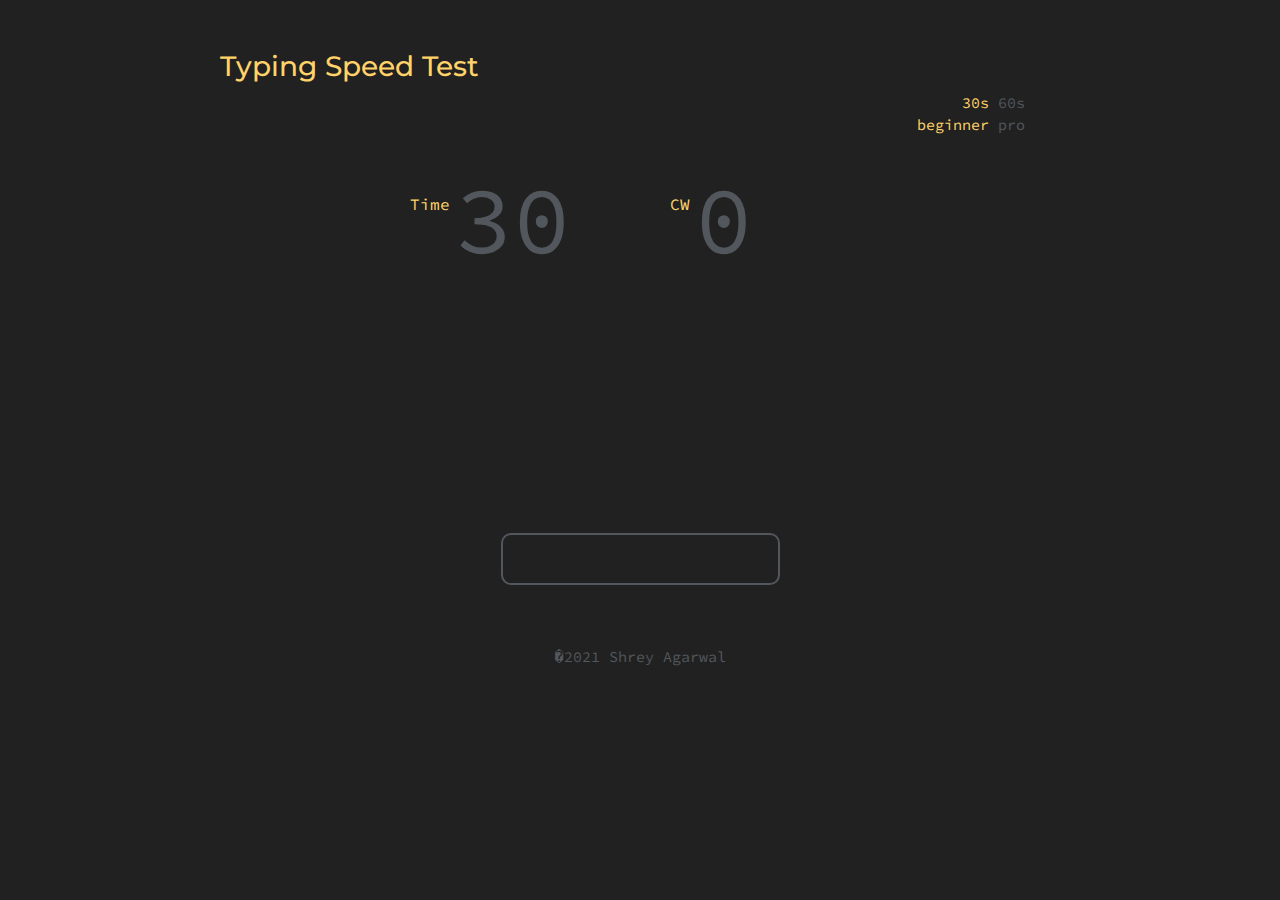
<file: demo.html>
<!DOCTYPE html>
<html lang="en" dir="ltr">
  <head>
    <meta charset="utf-8" />
    <meta
      name="viewport"
      content="width=device-width, initial-scale=1, shrink-to-fit=no"
    />
    <meta
      name="description"
      content="This Speed Typing Test will give you an acuurate speed test and help increase your typing speed"
    />

    <title>Typing Test</title>

    <link rel="icon" href="favicon.ico" />

    <!--Bootstrap 4 -->
    <link
      rel="stylesheet"
      href="https://maxcdn.bootstrapcdn.com/bootstrap/4.0.0/css/bootstrap.min.css"
      integrity="sha384-Gn5384xqQ1aoWXA+058RXPxPg6fy4IWvTNh0E263XmFcJlSAwiGgFAW/dAiS6JXm"
      crossorigin="anonymous"
    />

    <style>
      html {
        background: #212121;
      }

      body {
        font-family: "Source Code Pro", monospace;
        background: #212121;
        color: #52575d;
      }

      a {
        color: #52575d;
      }
      .yellow {
        color: #ffd369;
      }
      .correct {
        color: #29bb89;
      }
      .wrong {
        color: #e84545;
        text-decoration: underline;
      }
      .current {
        color: #eeeeee;
      }
      .center {
        text-align: center;
      }
      .if {
        display: inline-flex;
      }

      .box {
        max-width: 900px;
        padding: 0 30px;
      }

      #heading {
        align-self: left;
        margin-top: 50px;
        font-size: 1.75rem;
        font-family: "Montserrat", sans-serif;
        font-weight: 500;
      }
      .limits-box {
        text-align: right;
        margin: 0 35px 0 0;
        font-size: 15px;
      }

      .stats {
        margin: 10px auto 20px auto;
      }

      .details {
        font-size: 6rem;
      }
      .stat-block {
        padding: 0 30px;
        min-width: 250px;
      }

      @media (max-width: 600px) {
        .details {
          font-size: 5rem;
        }
        .stat-block {
          min-width: 0;
        }
      }

      .stat-name {
        font-size: 1rem;
        position: relative;
        top: 45px;
        right: 5px;
      }

      .text-display {
        margin: 0 0 22px 0;
        font-size: 21px;
        text-align: left;
        min-height: 200px;
      }

      input:focus,
      textarea:focus,
      select:focus,
      a:focus {
        outline: 0;
      }
      a:focus,
      a:hover {
        color: #ffd369;
        text-decoration: none;
      }

      footer {
        padding: 20px;
        font-size: 15px;
      }

      .restart-button {
        padding: 10px;
      }

      textarea {
        background: #212121;
        border: solid, #52575d;
        border-width: 2px;
        border-radius: 10px;
        color: #eeeeee;
        padding: 10px;
        font-size: 1.2rem;
        resize: none;
        text-align: center;
        margin-bottom: 15px;
      }
    </style>

    <!-- Fonts -->
    <link rel="preconnect" href="https://fonts.gstatic.com" />
    <link
      href="https://fonts.googleapis.com/css2?family=Montserrat:wght@400;500;700&family=Source+Code+Pro:wght@300;400;700&display=swap"
      rel="stylesheet"
    />
    <!-- fontawesome -->
    <link
      rel="stylesheet"
      href="https://use.fontawesome.com/releases/v5.15.3/css/all.css"
      integrity="sha384-SZXxX4whJ79/gErwcOYf+zWLeJdY/qpuqC4cAa9rOGUstPomtqpuNWT9wdPEn2fk"
      crossorigin="anonymous"
    />
  </head>
  <body>
    <div class="container-fluid box">
      <div class="top">
        <h1 id="heading" class="yellow">Typing Speed Test</h1>
        <div class="limits-box">
          <div class="limit">
            <a id="thirty" class="yellow" href="#">30s</a>
            <a id="sixty" href="#">60s</a>
          </div>
          <div class="limit">
            <a id="beg" class="yellow" href="#">beginner</a>
            <a id="pro" href="#">pro</a>
          </div>
        </div>
      </div>

      <div class="stats center">
        <div class="stat-block if">
          <div id="timeName" class="stat-name yellow if">Time</div>
          <div id="time" class="details if">30</div>
        </div>

        <div class="stat-block if">
          <div id="cwName" class="stat-name yellow if">CW</div>
          <div id="cw" class="details if">0</div>
        </div>
      </div>

      <div class="text-display" id="textDisplay"></div>

      <div class="input-area center">
        <textarea
          rows="1"
          class="text-input"
          id="textInput"
          autofocus
          autocomplete="off"
          autocorrect="off"
          autocapitalize="off"
          spellcheck="false"
        ></textarea>
      </div>

      <div class="restart-button center">
        <a id="restartBtn" class="current" href="#">
          <i class="fas fa-redo"></i>
        </a>
      </div>

      <footer class="center">
        �2021
        <a
          class="grey"
          href="https://shreyagarwal13.github.io/shrey_personal_website/"
          >Shrey Agarwal</a
        >
      </footer>
    </div>

    <!-- Bootstrap script -->
    <script
      src="https://code.jquery.com/jquery-3.2.1.slim.min.js"
      integrity="sha384-KJ3o2DKtIkvYIK3UENzmM7KCkRr/rE9/Qpg6aAZGJwFDMVNA/GpGFF93hXpG5KkN"
      crossorigin="anonymous"
    ></script>
    <script
      src="https://cdnjs.cloudflare.com/ajax/libs/popper.js/1.12.9/umd/popper.min.js"
      integrity="sha384-ApNbgh9B+Y1QKtv3Rn7W3mgPxhU9K/ScQsAP7hUibX39j7fakFPskvXusvfa0b4Q"
      crossorigin="anonymous"
    ></script>
    <script
      src="https://maxcdn.bootstrapcdn.com/bootstrap/4.0.0/js/bootstrap.min.js"
      integrity="sha384-JZR6Spejh4U02d8jOt6vLEHfe/JQGiRRSQQxSfFWpi1MquVdAyjUar5+76PVCmYl"
      crossorigin="anonymous"
    ></script>

    <!-- My Javascript -->
    <script></script>
  </body>
</html>
</file>
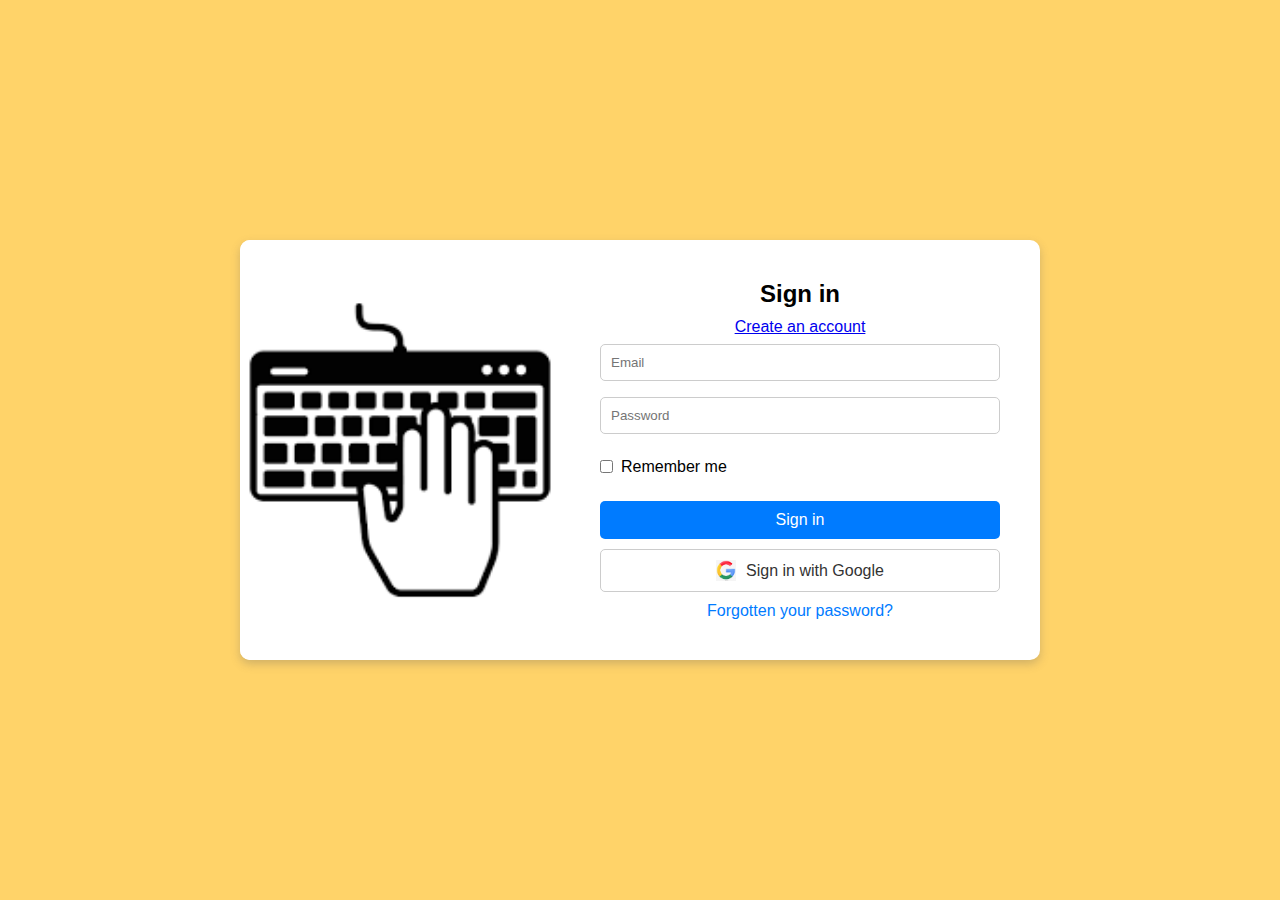
<file: signin.html>
<!DOCTYPE html>
<html lang="en">
  <head>
    <meta charset="UTF-8" />
    <meta name="viewport" content="width=device-width, initial-scale=1.0" />
    <title>Sign In</title>
    <link rel="icon" type="image/png" href="Images/favicon2.png" />
    <link rel="icon" href="favicon.ico" />
    <link rel="stylesheet" href="CSS/Signcss.css" />
  </head>
  <body>
    <div class="container">
      <div class="image-container"></div>
      <!-- Left Image -->

      <div class="right-container">
        <h2>Sign in</h2>
        <p><a href="#">Create an account</a></p>

        <input type="email" id="email" placeholder="Email" required />
        <input type="password" id="password" placeholder="Password" required />

        <div class="checkbox-container">
          <input type="checkbox" id="rememberMe" />
          <label for="rememberMe">Remember me</label>
        </div>

        <button class="btn" onclick="signIn()">Sign in</button>

        <button class="btn google-btn" onclick="redirectToGoogle()">
          <img src="Images/google.webp" alt="Google Logo" />
          Sign in with Google
        </button>

        <a href="#" class="forgot-password">Forgotten your password?</a>
      </div>
    </div>
    <script src="JS/signscript.js"></script>
  </body>
</html>
</file>
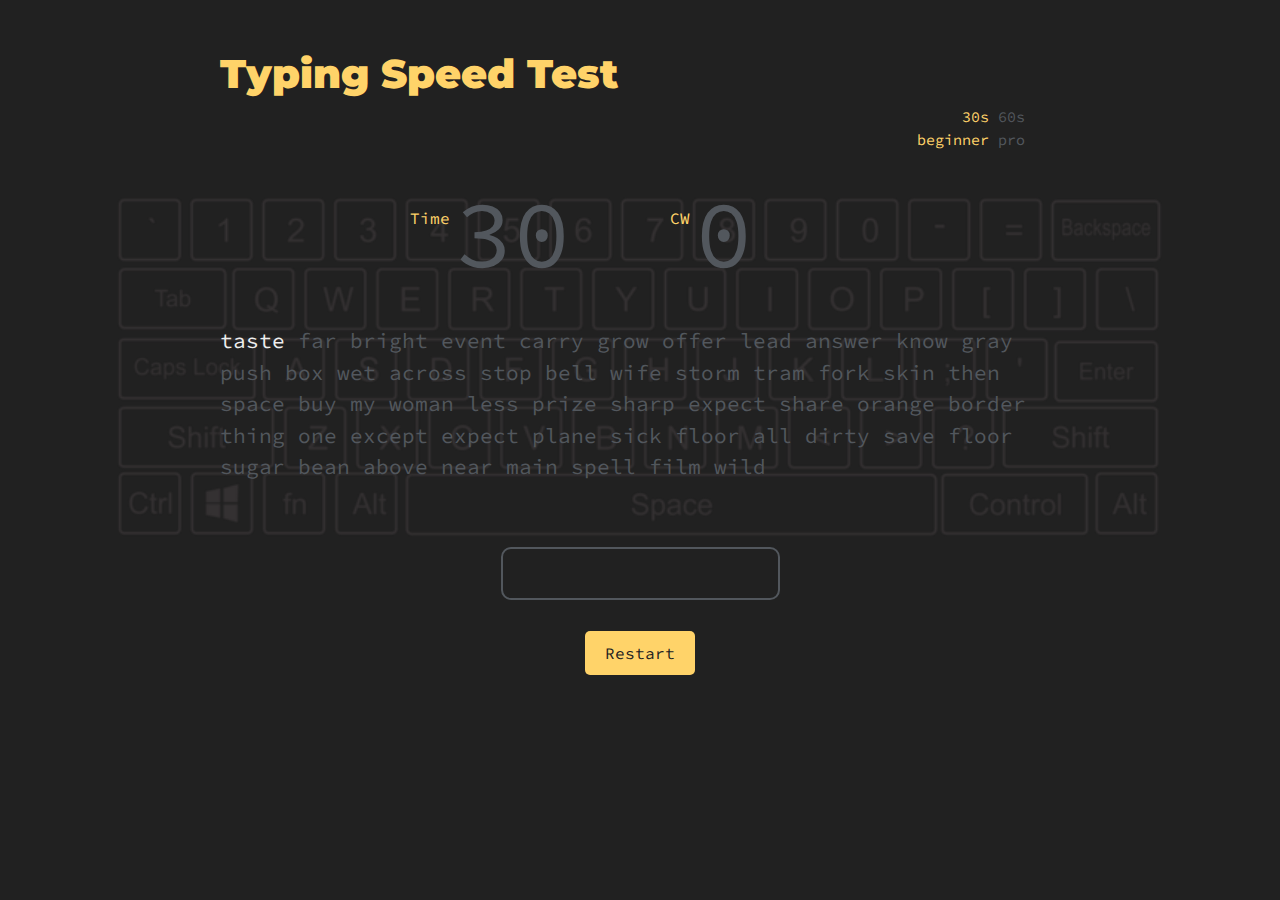
<file: SpeedType.html>
<!DOCTYPE html>
<html lang="en" dir="ltr">
  <head>
    <meta charset="utf-8" />
    <meta
      name="viewport"
      content="width=device-width, initial-scale=1, shrink-to-fit=no"
    />
    <meta
      name="description"
      content="This Speed Typing Test will give you an acuurate speed test and help increase your typing speed"
    />
    <link rel="icon" type="image/png" href="Images/favicon2.png" />
    <title>Live Typing Test</title>

    <link rel="icon" href="favicon.ico" />

    <!--Bootstrap 4 -->
    <link
      rel="stylesheet"
      href="https://maxcdn.bootstrapcdn.com/bootstrap/4.0.0/css/bootstrap.min.css"
      integrity="sha384-Gn5384xqQ1aoWXA+058RXPxPg6fy4IWvTNh0E263XmFcJlSAwiGgFAW/dAiS6JXm"
      crossorigin="anonymous"
    />
    <link rel="stylesheet" href="CSS/STcss.css" />
    <!-- Fonts -->
    <link rel="preconnect" href="https://fonts.gstatic.com" />
    <link
      href="https://fonts.googleapis.com/css2?family=Montserrat:wght@400;500;700&family=Source+Code+Pro:wght@300;400;700&display=swap"
      rel="stylesheet"
    />
    <!-- fontawesome -->
    <link
      rel="stylesheet"
      href="https://use.fontawesome.com/releases/v5.15.3/css/all.css"
      integrity="sha384-SZXxX4whJ79/gErwcOYf+zWLeJdY/qpuqC4cAa9rOGUstPomtqpuNWT9wdPEn2fk"
      crossorigin="anonymous"
    />
  </head>
  <body>
    <div class="container-fluid box">
      <div class="top">
        <h1 id="heading" class="yellow"><b>Typing Speed Test</b></h1>
        <div class="limits-box">
          <div class="limit">
            <a id="thirty" class="yellow" href="#">30s</a>
            <a id="sixty" href="#">60s</a>
          </div>
          <div class="limit">
            <a id="beg" class="yellow" href="#">beginner</a>
            <a id="pro" href="#">pro</a>
          </div>
        </div>
      </div>

      <div class="stats center">
        <div class="stat-block if">
          <div id="timeName" class="stat-name yellow if">Time</div>
          <div id="time" class="details if">30</div>
        </div>

        <div class="stat-block if">
          <div id="cwName" class="stat-name yellow if">CW</div>
          <div id="cw" class="details if">0</div>
        </div>
      </div>

      <div class="text-display" id="textDisplay"></div>

      <div class="input-area center">
        <textarea
          rows="1"
          class="text-input"
          id="textInput"
          autofocus
          autocomplete="off"
          autocorrect="off"
          autocapitalize="off"
          spellcheck="false"
        ></textarea>
      </div>

      <div class="restart-button center">
        <button id="restartBtn" class="current">
          <i class="fas fa-redo"></i> Restart
        </button>
      </div>
    </div>

    <!-- Bootstrap script -->
    <script
      src="https://code.jquery.com/jquery-3.2.1.slim.min.js"
      integrity="sha384-KJ3o2DKtIkvYIK3UENzmM7KCkRr/rE9/Qpg6aAZGJwFDMVNA/GpGFF93hXpG5KkN"
      crossorigin="anonymous"
    ></script>
    <script
      src="https://cdnjs.cloudflare.com/ajax/libs/popper.js/1.12.9/umd/popper.min.js"
      integrity="sha384-ApNbgh9B+Y1QKtv3Rn7W3mgPxhU9K/ScQsAP7hUibX39j7fakFPskvXusvfa0b4Q"
      crossorigin="anonymous"
    ></script>
    <script
      src="https://maxcdn.bootstrapcdn.com/bootstrap/4.0.0/js/bootstrap.min.js"
      integrity="sha384-JZR6Spejh4U02d8jOt6vLEHfe/JQGiRRSQQxSfFWpi1MquVdAyjUar5+76PVCmYl"
      crossorigin="anonymous"
    ></script>

    <!-- My Javascript -->
    <script src="JS/STscript.js"></script>
  </body>
</html>
</file>
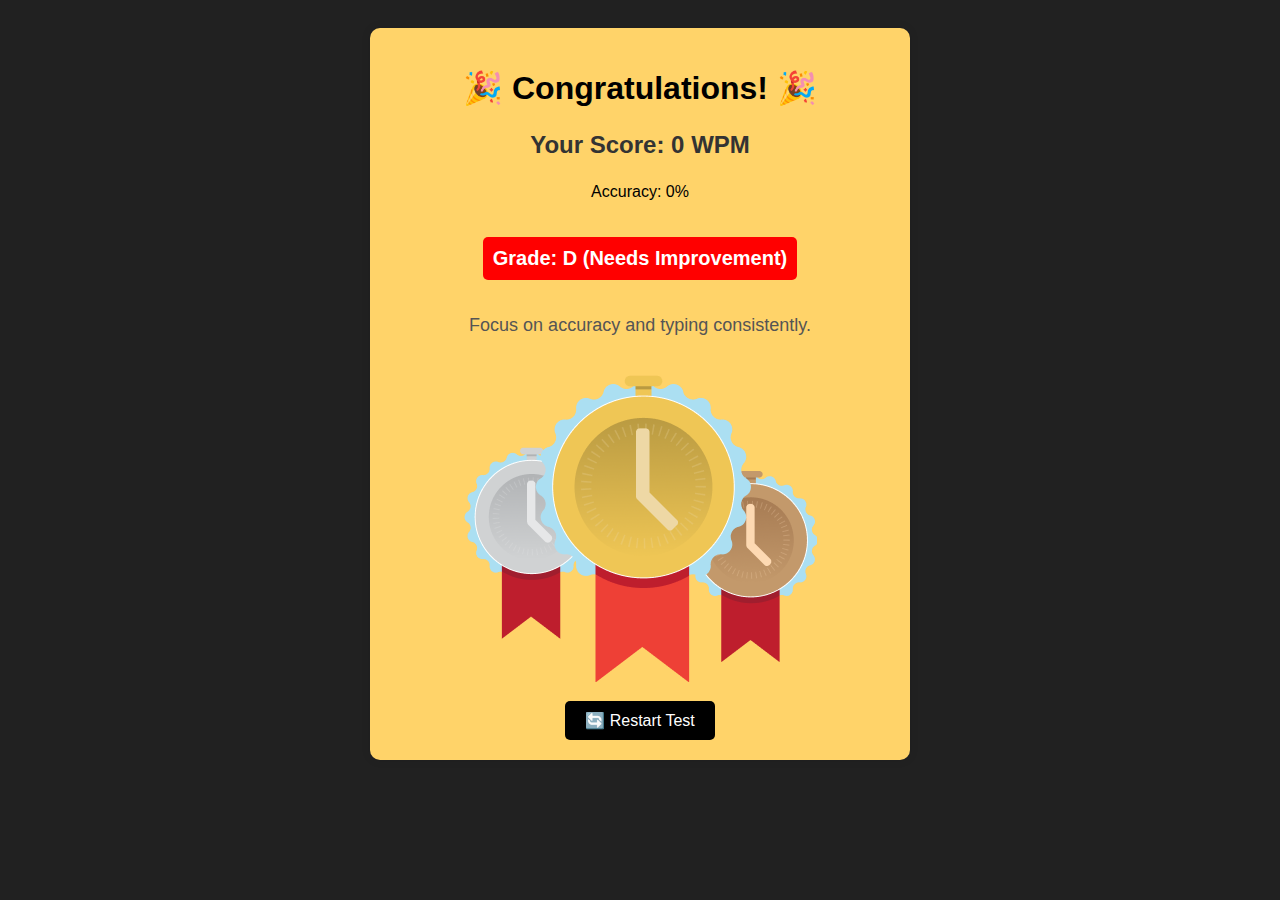
<file: winning.html>
<!DOCTYPE html>
<html lang="en">
  <head>
    <meta charset="UTF-8" />
    <meta name="viewport" content="width=device-width, initial-scale=1.0" />
    <link rel="icon" type="image/png" href="Images/favicon2.png" />
    <title>Live Typing Test</title>

    <link rel="icon" href="favicon.ico" />
    <link rel="stylesheet" href="CSS/Wcss.css" />
    <style></style>
  </head>
  <body>
    <div class="container">
      <h1>🎉 Congratulations! 🎉</h1>
      <p class="score">Your Score: <span id="typingSpeed">0</span> WPM</p>
      <p class="accuracy">Accuracy: <span id="accuracy">0</span>%</p>
      <p class="grade" id="grade">Grade: -</p>
      <p class="suggestions" id="suggestions">
        Keep practicing to improve your typing speed!
      </p>
      <img src="Images/Image Winnig.webp" alt="Winning Image" />
      <button id="restartBtn" onclick="restartTest()">🔄 Restart Test</button>
    </div>
    <script src="JS/Winningscript.js"></script>
  </body>
</html>
</file>
<file: CSS/Signcss.css>
* {
  margin: 0;
  padding: 0;
  box-sizing: border-box;
  font-family: Arial, sans-serif;
}
body {
  display: flex;
  justify-content: center;
  align-items: center;
  height: 100vh;
  background-color: #ffd369;
}
.container {
  display: flex;
  width: 800px;
  background: #fff;
  border-radius: 10px;
  box-shadow: 0px 4px 10px rgba(95, 95, 95, 0.285);
  overflow: hidden;
}
.image-container {
  width: 40%;
  background: url("favicon3.png") no-repeat center;
  background-size: cover;
}
.right-container {
  width: 60%;
  padding: 40px;
  text-align: center;
}
h2 {
  margin-bottom: 10px;
}
input {
  width: 100%;
  padding: 10px;
  margin: 8px 0;
  border: 1px solid #ccc;
  border-radius: 5px;
}
.checkbox-container {
  display: flex;
  align-items: center;
  margin: 10px 0;
}
.checkbox-container input {
  width: auto;
  margin-right: 8px;
}
.btn {
  width: 100%;
  padding: 10px;
  background: #007bff;
  border: none;
  color: white;
  font-size: 16px;
  border-radius: 5px;
  cursor: pointer;
  margin-top: 10px;
}
.btn:hover {
  background: #0056b3;
}
.google-btn {
  background: white;
  color: #333;
  border: 1px solid #ccc;
  display: flex;
  align-items: center;
  justify-content: center;
}
.google-btn img {
  width: 20px;
  margin-right: 10px;
}
.forgot-password {
  display: block;
  margin-top: 10px;
  color: #007bff;
  text-decoration: none;
}
.forgot-password:hover {
  text-decoration: underline;
}
</file>
<file: CSS/STcss.css>
html {
  background: #212121;
}

body {
  font-family: "Source Code Pro", monospace;
  background: #212121;
  color: #52575d;
  background: url("keyboard2.png") no-repeat center center;
  background-size: 89% auto; /* Increase width while maintaining height ratio */
  background-position: center;
  background-repeat: no-repeat;
}

a {
  color: #52575d;
}
.yellow {
  color: #ffd369;
}
.correct {
  color: #29bb89;
}
.wrong {
  color: #e84545;
  text-decoration: underline;
}
.current {
  color: #eeeeee;
}
.center {
  text-align: center;
}
.if {
  display: inline-flex;
}

.box {
  max-width: 900px;
  padding: 0 30px;
}

#heading {
  align-self: left;
  margin-top: 50px;
  font-size: rem;
  font-family: "Montserrat", sans-serif;
  font-weight: 600;
}
.limits-box {
  text-align: right;
  margin: 0 35px 0 0;
  font-size: 15px;
}

.stats {
  margin: 10px auto 20px auto;
}

.details {
  font-size: 6rem;
}
.stat-block {
  padding: 0 30px;
  min-width: 250px;
}

@media (max-width: 600px) {
  .details {
    font-size: 5rem;
  }
  .stat-block {
    min-width: 0;
  }
}

.stat-name {
  font-size: 1rem;
  position: relative;
  top: 45px;
  right: 5px;
}

.text-display {
  margin: 0 0 22px 0;
  font-size: 21px;
  text-align: left;
  min-height: 200px;
}

input:focus,
textarea:focus,
select:focus,
a:focus {
  outline: 0;
}
a:focus,
a:hover {
  color: #ffd369;
  text-decoration: none;
}

footer {
  padding: 20px;
  font-size: 15px;
}

.restart-button {
  padding: 10px;
}

textarea {
  background: #212121;
  border: solid, #52575d;
  border-width: 2px;
  border-radius: 10px;
  color: #eeeeee;
  padding: 10px;
  font-size: 1.2rem;
  resize: none;
  text-align: center;
  margin-bottom: 15px;
}
/* Hero Image Centering */
.hero-image {
  margin-top: 30px;
}

.hero-image img {
  max-width: 100%;
  height: auto;
  border-radius: 10px;
  display: block;
  margin: 0 auto;
}
#restartBtn {
  background-color: #ffd369; /* Yellow */
  color: #212121; /* Dark text for contrast */
  border: none;
  padding: 10px 20px;
  font-size: 16px;
  cursor: pointer;
  border-radius: 5px;
  transition: background-color 0.3s ease;
}

#restartBtn:hover {
  background-color: #ffcc00; /* Slightly darker yellow on hover */
}
</file>
<file: CSS/Wcss.css>
body {
  font-family: Arial, sans-serif;
  text-align: center;
  background-color: #212121;
  padding: 20px;
}
.container {
  max-width: 500px;
  margin: auto;
  background: #ffd369;
  padding: 20px;
  border-radius: 10px;
  box-shadow: 0 0 10px rgba(0, 0, 0, 0.1);
}
.score {
  font-size: 24px;
  font-weight: bold;
  color: #333;
}
.grade {
  font-size: 20px;
  font-weight: bold;
  padding: 10px;
  color: white;
  display: inline-block;
  border-radius: 5px;
}
.grade.A {
  background: green;
}
.grade.B {
  background: blue;
}
.grade.C {
  background: orange;
}
.grade.D {
  background: red;
}
.suggestions {
  margin-top: 15px;
  font-size: 18px;
  color: #555;
}
img {
  margin-top: 20px;
  max-width: 100%;
  height: auto;
  border-radius: 5px;
}
#restartBtn {
  background-color: black; /* Yellow */
  color: white; /* Dark text */
  border: none;
  padding: 10px 20px;
  font-size: 16px;
  cursor: pointer;
  border-radius: 5px;
  transition: background-color 0.3s ease;
  margin-top: 15px;
}

#restartBtn:hover {
  background-color: black; /* Darker yellow */
}
</file>
